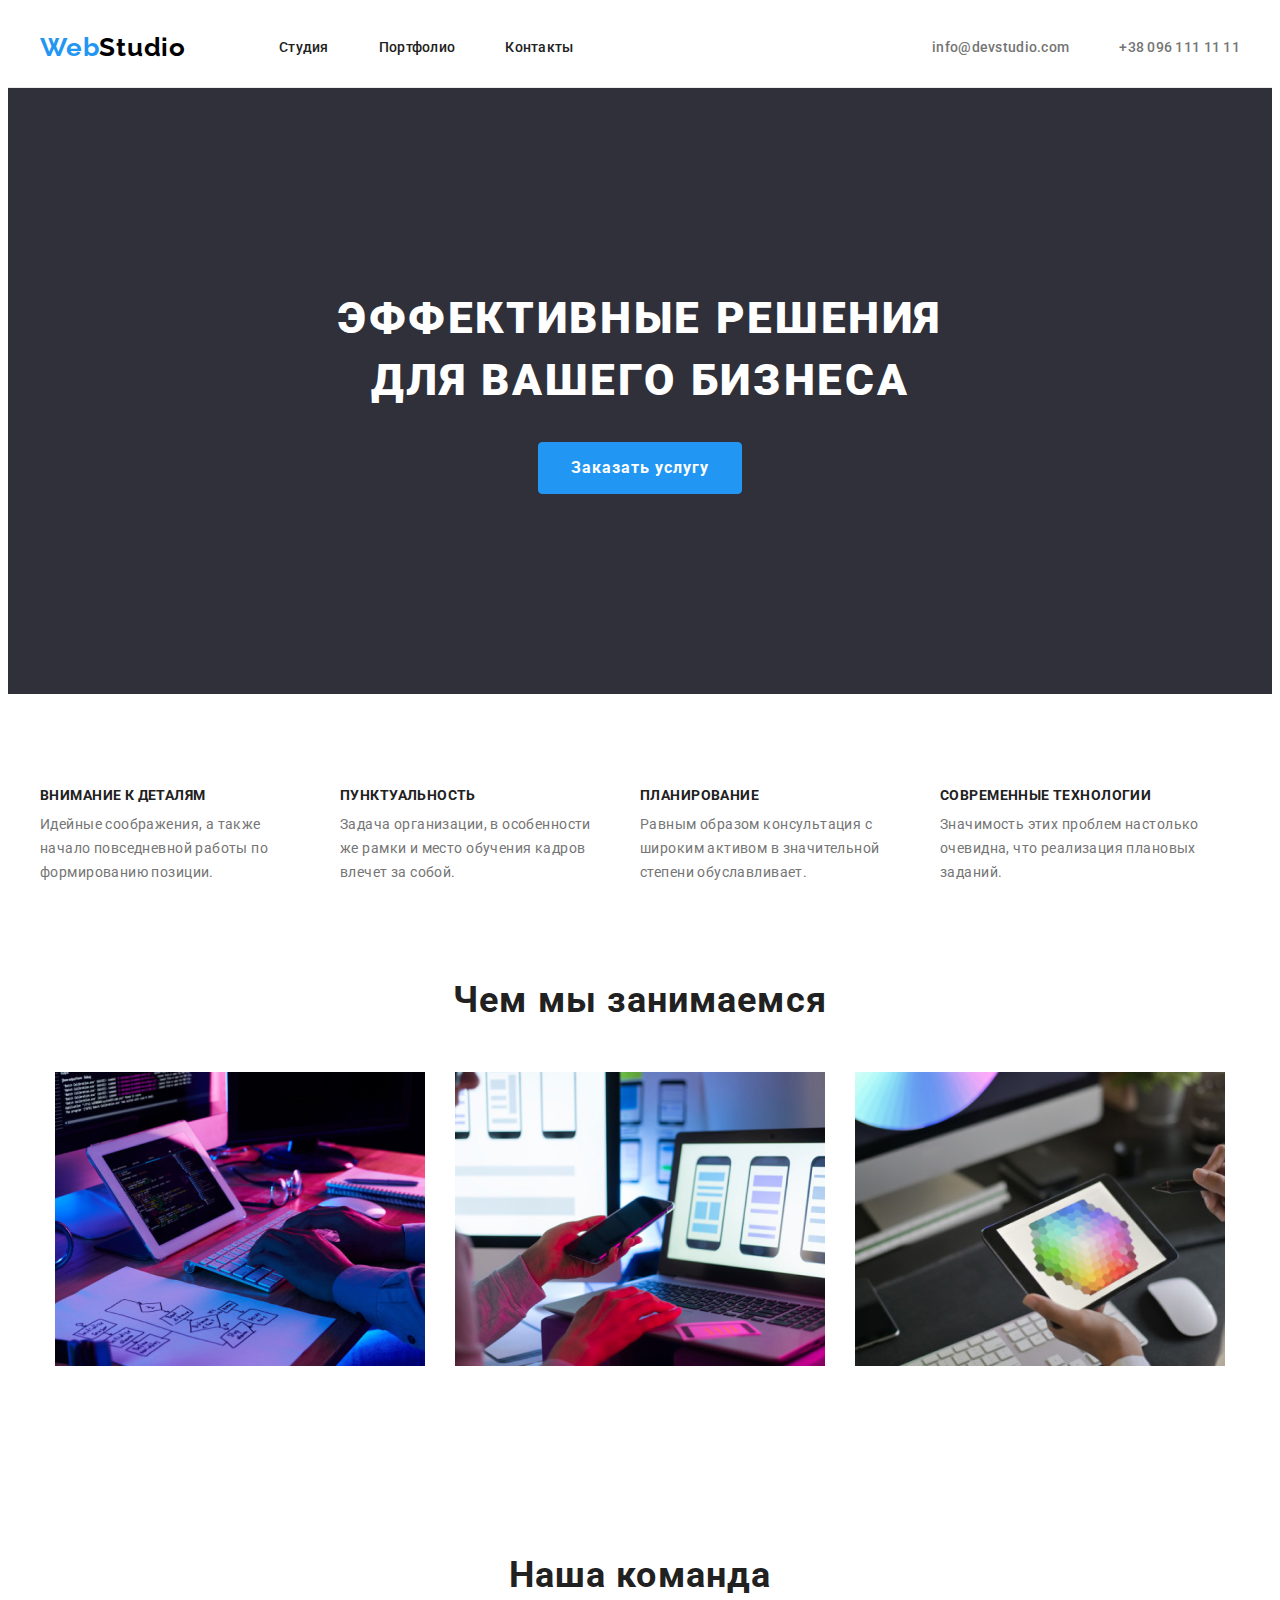
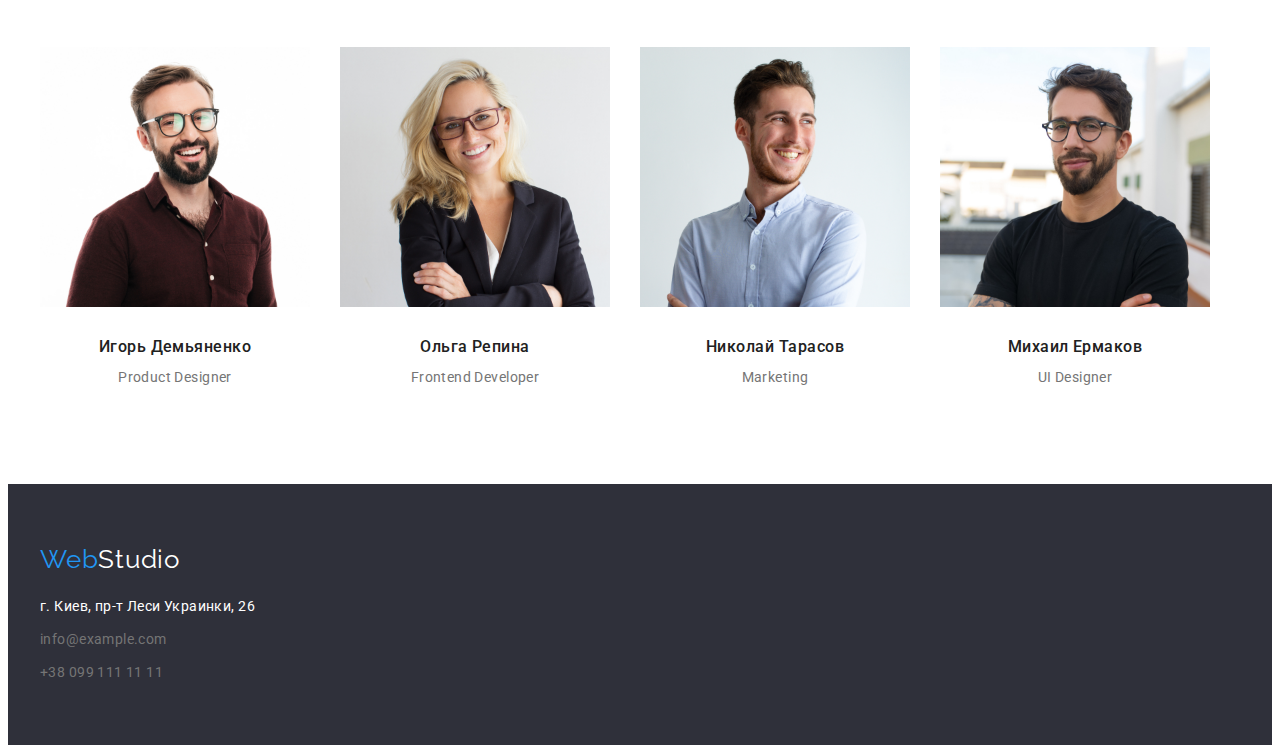
<file: index.html>
<!DOCTYPE html>
<html lang="ru">

<head>
    <meta charset="UTF-8">
    <meta name="viewport" content="width=device-width, initial-scale=1.0">

    <link rel="preconnect" href="https://fonts.gstatic.com">
    <link
        href="https://fonts.googleapis.com/css2?family=Raleway:wght@700&family=Roboto:wght@400;500;700;900&display=swap"
        rel="stylesheet">

    <link rel="stylesheet" href="https://cdnjs.cloudflare.com/ajax/libs/modern-normalize/1.0.0/modern-normalize.min.css"
        integrity="sha512-ISS7cAi1PEhQ8jnbJpJZMd29NlhNj4AWYyLOSp2CE/CsHxTCu+r+t0D2yoJudVrd0/8fTVPUVDzY5Tvli75u/g=="
        crossorigin="anonymous" />

    <link rel="stylesheet" href="./CSS/style.css">
    <title>Web Studio</title>
</head>

<body>
    <header class="header">
        <div class="container">
            <a href="./index.html" class="logo" lang="en"><span class="logo-accent">Web</span>Studio</a>
            <nav class="navigation">
                <ul class="nav-list">
                    <li class="nav-items">
                        <a class="nav-link" href="./index.html">Студия</a>
                    </li>
                    <li class="nav-items">
                        <a class="nav-link" href="./portfolio.html">Портфолио</a>
                    </li>
                    <li class="nav-items">
                        <a class="nav-link" href="">Контакты</a>
                    </li>
                </ul>
            </nav>
            <address class="adress">
                <ul class="adress-list">
                    <li class="adress-items">

                        <a class="adress-link" href="mailto:info@devstudio.com">info@devstudio.com</a>

                    </li>
                    <li class="adress-items">

                        <a class="adress-link" href="tel:+380961111111">+38 096 111 11 11</a>

                    </li>
                </ul>
            </address>
        </div>
    </header>
    <main>
        <!--Hero section-->
        <section class="hero">
            <div class="container-hero">
                <h1 class="hero-titel">Эффективные решения для вашего бизнеса</h1>
            <button type="button" class="hero-button">Заказать услугу</button>
            </div>
        </section>
        <!--OUR PLUSES-->
        <section class="our-pluses">
            <div class="container">
                <h2 hidden>Чем мы занимаемся</h2>
                <ul class="our-pluses-list">
                    <li class="our-pluses-items">
                        <h3 class="our-pluses-heading">Внимание к деталям</h3>
                        <p class="text">Идейные соображения, а также начало повседневной работы по формированию позиции.</p>
                    </li>
                    <li class="our-pluses-items">
                        <h3 class="our-pluses-heading">Пунктуальность</h3>
                        <p class="text">Задача организации, в особенности же рамки и место обучения кадров влечет за собой.</p>
                    </li>
                    <li class="our-pluses-items">
                        <h3 class="our-pluses-heading">Планирование</h3>
                        <p class="text">Равным образом консультация с широким активом в значительной степени обуславливает.</p>
                    </li>
                    <li class="our-pluses-items">
                        <h3 class="our-pluses-heading">Современные технологии</h3>
                        <p class="text">Значимость этих проблем настолько очевидна, что реализация плановых заданий.</p>
                    </li>
                </ul>
            </div>
        </section>
        <!-- What we do -->
        <section class="what-we-do">
            <h2 class="heading">Чем мы занимаемся</h2>
            <div class="container"> 
                <ul class="what-we-do-list">
                    <li class="what-we-do-items">
                
                
                        <img class="img" src="./images/what_we_do/typing.jpg" alt="работает програмист" width="370" height="294">
                
                
                    </li>
                    <li class="what-we-do-items">
                
                
                        <img class="img" src="./images/what_we_do/models.jpg" alt="варианты выбора" width="370" height="294">
                
                
                    </li>
                    <li class="what-we-do-items">
                
                
                        <img class="img" src="./images/what_we_do/tablet.jpg" alt="работа с цветом" width="370" height="294">
                
                
                    </li>
                </ul>
            </div>
        </section>
        <!-- Our Team -->
        <section class="our-team">
            <h2 class="heading">Наша команда</h2>
            <div class="container">
                <ul class="our-team-list">
                    <li class="our-team-items">
                        <img class="img" src="./images/our_team/igor_demianenko.jpg" alt="Игорь Демьяненко" width="270" height="260">
                        <h3 class="team-heading">Игорь Демьяненко</h3>
                        <p class="text">Product Designer</p>
                    </li>
                    <li class="our-team-items">
                        <img class="img" src="./images/our_team/olga_repina.jpg" alt="Ольга Репина" width="270" height="260">
                        <h3 class="team-heading">Ольга Репина</h3>
                        <p class="text">Frontend Developer</p>
                    </li>
                    <li class="our-team-items">
                        <img class="img" src="./images/our_team/nikolay_tarasov.jpg" alt="Николай Тарасов" width="270" height="260">
                        <h3 class="team-heading">Николай Тарасов</h3>
                        <p class="text">Marketing</p>
                    </li>
                    <li class="our-team-items">
                        <img class="img" src="./images/our_team/myhayl_yermakov.jpg" alt="Михаил Ермаков" width="270" height="260">
                        <h3 class="team-heading">Михаил Ермаков</h3>
                        <p class="text">UI Designer</p>
                    </li>
                </ul>
            </div>
        </section>
    </main>
    <!-- footer -->
    <footer class="footer">
        <div class="container">
            <a href="./index.html" lang="en" class="logo-footer"><span class="logo-accent">Web</span>Studio</a>
            <address class="footer-adress">
                <ul class="footer-adress-list">
                    <li class="footer-adress-items">
                        <a class="footer-map-adress" href="https://goo.gl/maps/B2MMgCpPoUYWaJqn6" class="adress-link">г. Киев, пр-т Леси Украинки,
                            26</a>
                    </li>
                    <li class="footer-adress-items">
                        <a class="footer-link" href="mailto:info@example.com">info@example.com</a>
                    </li>
                    <li class="footer-adress-items">
                        <a class="footer-link" href="tel:+380991111111">+38 099 111 11 11</a>
                    </li>
                </ul>
            </address>
        </div>
    </footer>
</body>

</html>
</file>
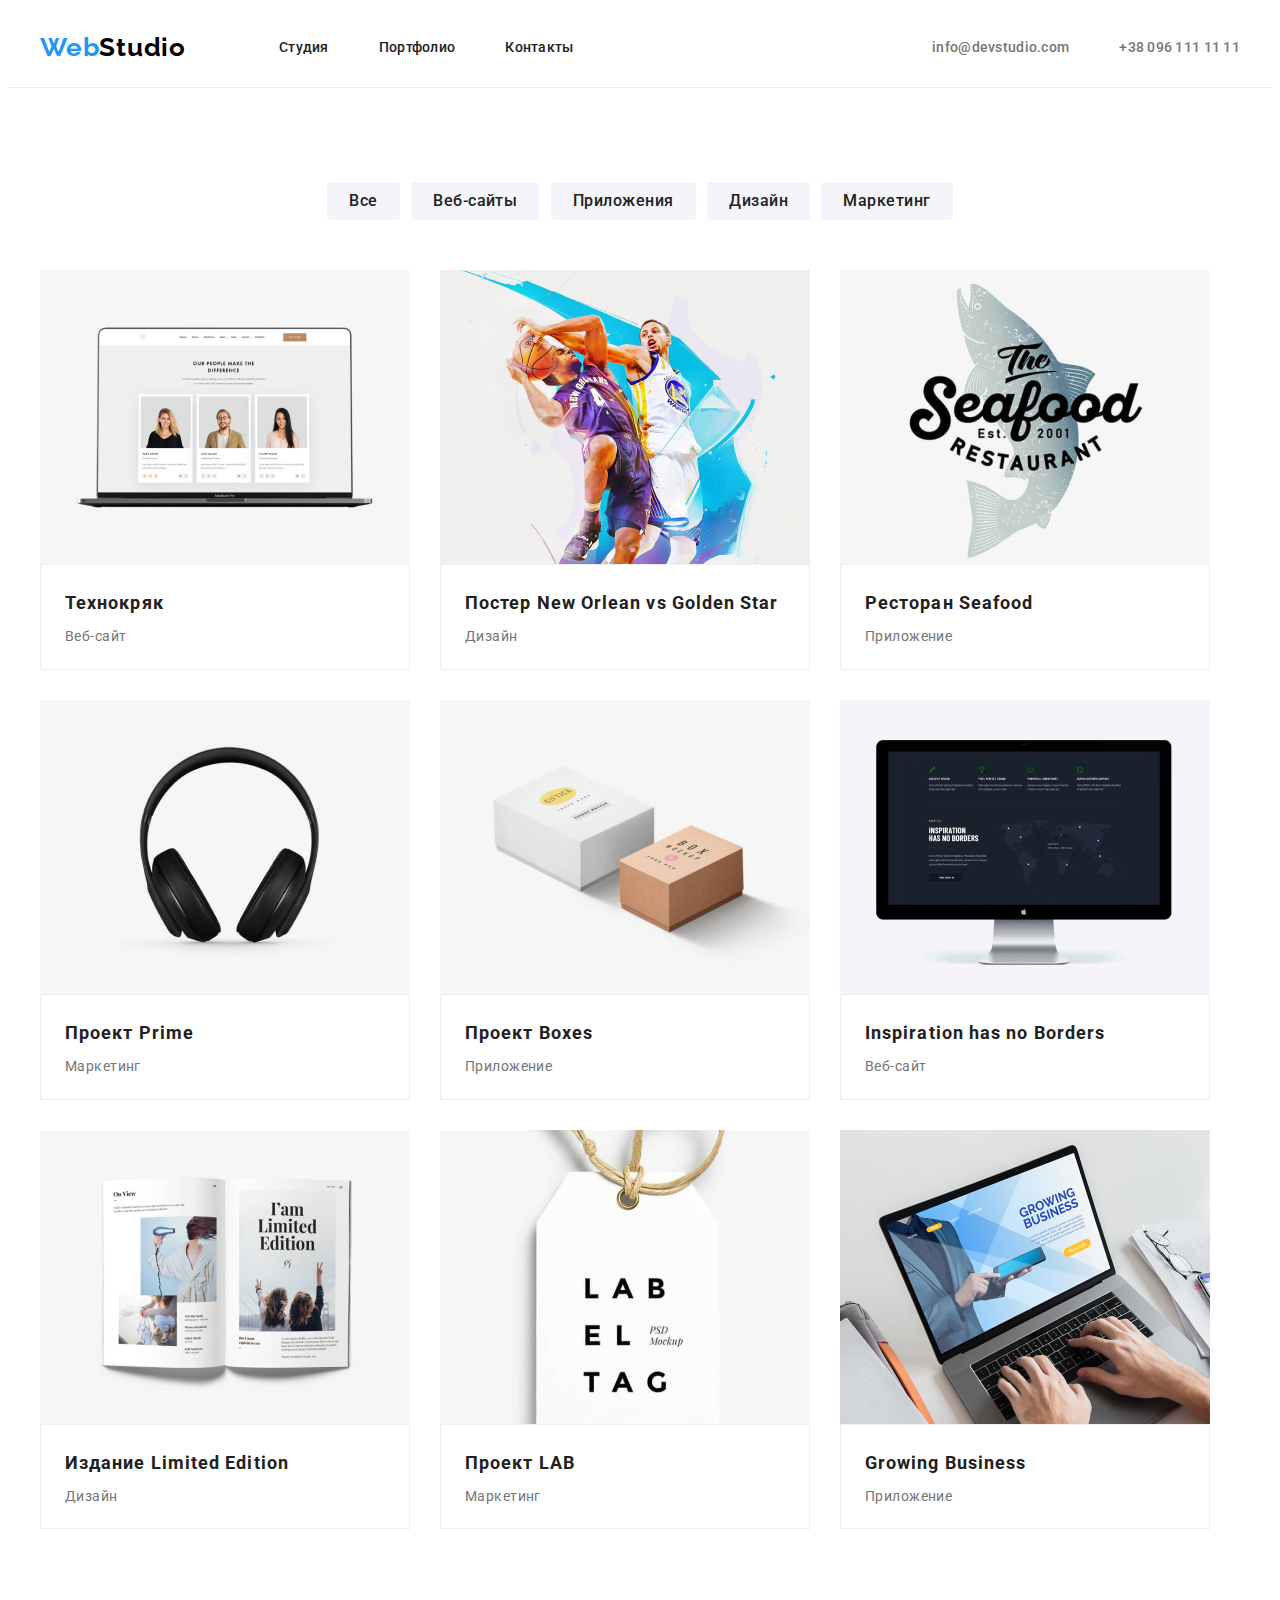
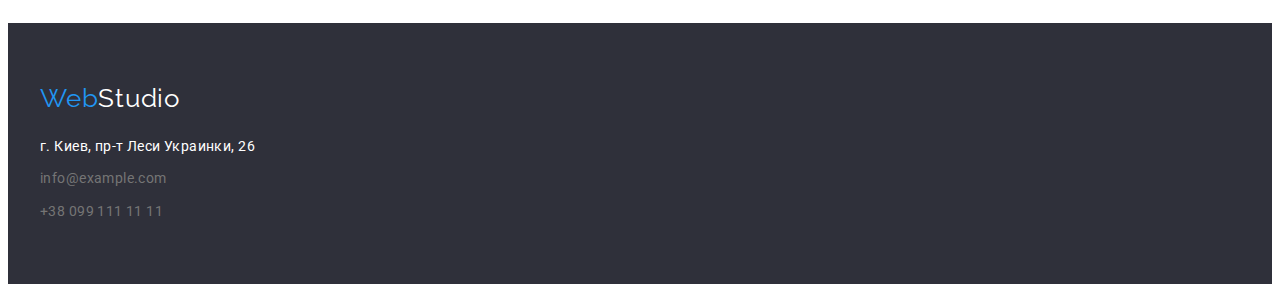
<file: portfolio.html>
<!DOCTYPE html>
<html lang="ru">

<head>
    <meta charset="UTF-8">
    <meta name="viewport" content="width=device-width, initial-scale=1.0">

    <link rel="preconnect" href="https://fonts.gstatic.com">
    <link
        href="https://fonts.googleapis.com/css2?family=Raleway:wght@700&family=Roboto:wght@400;500;700;900&display=swap"
        rel="stylesheet">

    <link rel="stylesheet" href="https://cdnjs.cloudflare.com/ajax/libs/modern-normalize/1.0.0/modern-normalize.min.css"
        integrity="sha512-ISS7cAi1PEhQ8jnbJpJZMd29NlhNj4AWYyLOSp2CE/CsHxTCu+r+t0D2yoJudVrd0/8fTVPUVDzY5Tvli75u/g=="
        crossorigin="anonymous" />

    <link rel="stylesheet" href="./CSS/style.css">
    <title>Portfolio</title>
</head>

<body>
    <!-- HEADER -->
    <header class="header">
        <div class="container">
            <a href="./index.html" class="logo" lang="en"><span class="logo-accent">Web</span>Studio</a>
            <nav class="navigation">
                <ul class="nav-list">
                    <li class="nav-items">
                        <a class="nav-link" href="./index.html">Студия</a>
                    </li>
                    <li class="nav-items">
                        <a class="nav-link" href="./portfolio.html">Портфолио</a>
                    </li>
                    <li class="nav-items">
                        <a class="nav-link" href="">Контакты</a>
                    </li>
                </ul>
            </nav>
            <address class="adress">
                <ul class="adress-list">
                    <li class="adress-items">
    
                        <a class="adress-link" href="mailto:info@devstudio.com">info@devstudio.com</a>
    
                    </li>
                    <li class="adress-items">
    
                        <a class="adress-link" href="tel:+380961111111">+38 096 111 11 11</a>
    
                    </li>
                </ul>
            </address>
        </div>
    </header>

    <!-- MAIN -->
    <main class="main">
        <section class="project">
            <div class="container-project">
                <div class="nav-list">
                    <h1 hidden>Projects</h1>
                    <ul class="nav-project-list">
                        <li class="nav-project-items">
                            <button class="button" type="button">Все</button>
                        </li>
                        <li class="nav-project-items">
                            <button class="button" type="button">Веб-сайты</button>
                        </li>
                        <li class="nav-project-items">
                            <button class="button" type="button">Приложения</button>
                        </li>
                        <li class="nav-project-items">
                            <button class="button" type="button">Дизайн</button>
                        </li>
                        <li class="nav-project-items">
                            <button class="button" type="button">Маркетинг</button>
                        </li>
                    </ul>
                </div>
                
                <div class="project-section">
                    <ul class="project-list">
                        <li class="project-items">
                            <img class="project-img img" src="./images/portfolio-img/tehnocryak.jpg" alt="технокряк" width="370" height="294">
                            <div class="project-info">
                                <h2 class="project-item-heading" >Технокряк</h2>
                                <p class="project-text">Веб-сайт</p>
                            </div>
                        </li>
                        <li class="project-items">
                            <img class="project-img img" src="./images/portfolio-img/neworlean-goldenstar.jpg" alt="постер новый орлеан против золотой звезды"
                                width="370" height="294">
                            <div class="project-info">
                                <h2 class="project-item-heading" >Постер New Orlean vs Golden Star</h2>
                                <p class="project-text">Дизайн</p>
                            </div>
                        </li>
                        <li class="project-items">
                            <img class="project-img img" src="./images/portfolio-img/seafood.jpg" alt="ресторан морская еда" width="370" height="294">
                            <div class="project-info">
                                <h2 class="project-item-heading" >Ресторан Seafood</h2>
                                <p class="project-text">Приложение</p>
                            </div>
                        </li>
                        <li class="project-items">
                            <img class="project-img img" src="./images/portfolio-img/prime.jpg" alt="Проект прайм" width="370" height="294">
                            <div class="project-info">
                                <h2 class="project-item-heading" >Проект Prime</h2>
                                <p class="project-text">Маркетинг</p>
                            </div>
                        </li>
                        <li class="project-items">
                            <img class="project-img img" src="./images/portfolio-img/boxes.jpg" alt="проект коробки" width="370" height="294">
                            <div class="project-info">
                                <h2 class="project-item-heading" >Проект Boxes</h2>
                                <p class="project-text">Приложение</p>
                            </div>
                        </li>
                        <li class="project-items">
                            <img class="project-img img" src="./images/portfolio-img/no-borders.jpg" alt="у вдохновения нет границ" width="370" height="294">
                            <div class="project-info">
                                <h2 class="project-item-heading" >Inspiration has no Borders</h2>
                                <p class="project-text">Веб-сайт</p>
                            </div>
                        </li>
                        <li class="project-items">
                            <img class="project-img img" src="./images/portfolio-img/limited-edition.jpg" alt="издание ограниченный выпуск" width="370"
                                height="294">
                            <div class="project-info">
                                <h2 class="project-item-heading" >Издание Limited Edition</h2>
                                <p class="project-text">Дизайн</p>
                            </div>
                        </li>
                        <li class="project-items">
                            <img class="project-img img" src="./images/portfolio-img/project-lab.jpg" alt="Проект LAB" width="370" height="294">
                            <div class="project-info">
                                <h2 class="project-item-heading" >Проект LAB</h2>
                                <p class="project-text">Маркетинг</p>
                            </div>
                        </li>
                        <li class="project-items">
                            <img class="project-img img" src="./images/portfolio-img/growing-business.jpg" alt="Растущий бизнес" width="370" height="294">
                            <div class="project-info">
                                <h2 class="project-item-heading" >Growing Business</h2>
                                <p class="project-text">Приложение</p>
                            </div>
                        </li>
                    </ul>
                </div>
            </div>
        </section>
    </main>


    <!-- FOOTER -->
    <footer class="footer">
        <div class="container">
            <a href="./index.html" lang="en" class="logo-footer"><span class="logo-accent">Web</span>Studio</a>
            <address class="footer-adress">
                <ul class="footer-adress-list">
                    <li class="footer-adress-items">
                        <a class="footer-map-adress" href="https://goo.gl/maps/B2MMgCpPoUYWaJqn6" class="adress-link">г. Киев,
                            пр-т Леси Украинки,
                            26</a>
                    </li>
                    <li class="footer-adress-items">
                        <a class="footer-link" href="mailto:info@example.com">info@example.com</a>
                    </li>
                    <li class="footer-adress-items">
                        <a class="footer-link" href="tel:+380991111111">+38 099 111 11 11</a>
                    </li>
                </ul>
            </address>
        </div>
    </footer>

</body>

</html>
</file>
<file: CSS/style.css>
:root {
  --logo-color: #000000;
  --paragraph-color: #757575;
  --accent-color: #2196f3;
  --hero-heading-color: #ffffff;
  --hero-bg-color: #2f303a;
  --heading-color: #212121;
  --footer-adres-color: rgba(255, 255, 255, 0, 6);
  --portfolio-button: #f5f4fa;
}
body {
  font-family: Roboto, sans-serif;
  font-weight: 400;
  color: var(--paragraph-color);
  font-size: 14px;
  line-height: 1.7;
  letter-spacing: 0.03em;
}
ul {
  list-style: none;
}
a {
  text-decoration: none;
}

.img{
  display: block;
}
/* HEADER START */
.container {
  display: flex;
  align-items: center;
  width: 1200px;
  margin-left: auto;
  margin-right: auto;
  padding-right: 15px;
  padding-left: 15px;
}
/* HEADER */
.header{
  border-bottom: 1px solid #ECECEC;
}
/* LOGO */
.logo {
  margin-right: 93px;

  color: var(--logo-color);
  font-family: Raleway, sans-serif;
  font-weight: 700;
  font-size: 26px;
  line-height: 1.2;
  letter-spacing: 0.03em;
}
.logo-accent {
  color: var(--accent-color);
}
/* END LOGO */

/* NAVIGATION */

.nav-list {
  display: flex;
  margin: 0;
  padding: 0;
}
.nav-list .nav-items:not(:last-child) {
  margin-right: 50px;
}
.nav-link {
  display: block;
  padding-top: 32px;
  padding-bottom: 32px;

  font-family: Roboto, sans-serif;
  color: var(--heading-color);
  font-weight: 500;
  line-height: 1.1;
  letter-spacing: 0.02em;
}
.nav-link:hover,
.nav-link:focus {
  color: var(--accent-color);
}
/* END NAVIGATION */

/* NAV-ADRESS */
.adress {
  margin-left: auto;
}
.adress-list {
  display: flex;
  margin: 0;
  padding: 0;
}
.adress-list .adress-items:not(:last-child) {
  margin-right: 50px;
}
.adress-link {
  display: block;
  padding-top: 32px;
  padding-bottom: 32px;

  font-family: Roboto, sans-serif;
  color: var(--paragraph-color);
  font-style: normal;
  font-weight: 500;
  line-height: 1.1;
  letter-spacing: 0.02em;
}
.adress-link:hover,
.adress-link:focus {
  color: var(--accent-color);
}
/* END NAV-ADRESS */

/* HERO */
.container-hero{
  align-items: center;
  width: 1200px;
  margin-left: auto;
  margin-right: auto;
  /* padding-right: 15px;
  padding-left: 15px; */
  padding: 0 15px;
}
.hero {
  padding: 200px 0;

  text-align: center;
  background-color: var(--hero-bg-color);
}
.hero-titel {
  margin: 0 0 30px 0;
  margin-left: auto;
  margin-right: auto;

  font-family: Roboto, sans-serif;
  text-transform: uppercase;
  color: var(--hero-heading-color);
  width: 696px;
  font-weight: 900;
  font-size: 44px;
  line-height: 1.4;
  letter-spacing: 0.06em;
}
.hero-button {
  min-width: 200px;
  padding: 10px 32px;
  border: 1px solid var(--accent-color);
  border-radius: 4px;

  font-family: Roboto, sans-serif;
  color: var(--hero-heading-color);
  background-color: var(--accent-color);
  text-align: center;
  font-weight: 700;
  font-size: 16px;
  line-height: 1.9;
  letter-spacing: 0.06em;
}

.hero-button:hover,
.hero-button:focus {
  color: var(--accent-color);
  background-color: var(--hero-heading-color);
}
/* END HERO */

/* HEADER END */

/* OUR PLUSES */

.our-pluses{
  padding-top: 94px;
  padding-bottom: 94px;
}
.our-pluses-list {
  display: flex;
  flex-wrap: wrap;
  margin: 0;
  padding: 0;
}

.container .our-pluses-items {
  width: 270px;
}
.container .our-pluses-items:not(:last-child) {
  margin-right: 30px;
}
.our-pluses-items .text {
  margin: 0;
}
.our-pluses-heading {
  margin: 0;
  margin-bottom: 10px;

  font-family: Roboto, sans-serif;
  color: var(--heading-color);
  font-weight: 700;
  font-size: 14px;
  line-height: 1.1;
  letter-spacing: 0.03em;
  text-transform: uppercase;
}
/* END OUR PLUSES */

/* WHAT WE DO */

.what-we-do{
  padding-bottom: 94px;
}
.what-we-do .container {
  justify-content: center;
}
.what-we-do .heading {
  margin: 0;
  margin-bottom: 50px;

  font-family: Roboto, sans-serif;
  color: var(--heading-color);
  font-weight: 700;
  font-size: 36px;
  line-height: 1.2;
  text-align: center;
  letter-spacing: 0.03em;
}

.what-we-do-list {
  margin: 0;
  padding: 0;
  display: flex;
  justify-content: space-around;
}

.what-we-do-items img {
  display: block;
}
.what-we-do-list .what-we-do-items:not(:last-child) {
  margin-right: 30px;
}
/* END WHAT WE DO */

/* OUR TEAM */

.our-team{
  padding:94px 0;
}

.our-team .heading {
  margin: 0;
  margin-bottom: 50px;

  font-family: Roboto, sans-serif;
  color: var(--heading-color);
  font-weight: 700;
  font-size: 36px;
  line-height: 1.2;
  text-align: center;
  letter-spacing: 0.03em;
}

.our-team-list {
  margin: 0;
  padding: 0;
  display: flex;
}

.our-team-list .our-team-items:not(:last-child) {
  margin-right: 30px;
}

.our-team-items img {
  margin-bottom: 30px;
}

.our-team-items {
  text-align: center;
}

.our-team-items .team-heading {
  margin: 0;
  margin-bottom: 10px;
  font-family: Roboto, sans-serif;
  color: var(--heading-color);
  font-weight: 500;
  font-size: 16px;
  line-height: 1.2;
  letter-spacing: 0.03em;
}

.our-team-items .text {
  margin: 0;
}
/* END OUR TEAM */

/* FOOTER */

.footer {
  padding-top: 60px;
  padding-bottom: 60px;

  background-color: var(--hero-bg-color);
}

.footer .container {
  display: block;
}

.footer-adress-list {
  display: flex;
  flex-direction: column;
  padding: 0;
  margin: 0;
}

.logo-footer {
  display: inline-block;
  margin-bottom: 20px;
 
  font-family: Raleway, sans-serif;
  color: var(--hero-heading-color);
  font-weight: 400;
  font-size: 26px;
  line-height: 1.2;
  letter-spacing: 0.03em;
}


.footer-adress-list .footer-adress-items {
  display: inline-block;
}

.footer-adress-list .footer-adress-items:not(:last-child) {
  margin-bottom: 9px;
}

.footer-adress .footer-map-adress{
  font-family: Roboto, sans-serif;
  color: var(--hero-heading-color);
  font-style: normal;
  font-weight: 400;
  font-size: 14px;
  line-height: 1.7;
  letter-spacing: 0.03em;
}

.footer-adress-items .footer-map-adress:hover,
.footer-adress-items .footer-map-adress:focus {
  color: var(--accent-color);
}



.footer-adress-items .footer-link {
  font-family: Roboto, sans-serif;
  color: var(--footer-adres-color);
  font-style: normal;
  font-weight: 400;
  font-size: 14px;
  line-height: 1.7;
  letter-spacing: 0.03em;
}

.footer-adress-items .footer-link:hover,
.footer-adress-items .footer-link:focus {
  color: var(--accent-color);
}


/* END FOOTER */

/* PORTFOLIO STYLES */

.project{
  padding: 94px 0;

}

.container-project{
  align-items: center;
  width: 1200px;
  margin-left: auto;
  margin-right: auto;
  padding-right: 15px;
  padding-left: 15px;
}
.nav-list{
  justify-content: center;
  align-items: center;
}

.nav-project-list {
  margin: 0;
  padding: 0;
  margin-bottom: 50px;
}



.nav-project-list .nav-project-items:not(:last-child) {
  margin-right: 8px;
}

/* BUTTON */
.nav-project-items .button {
  padding: 6px 22px;
  border: none;
  border-radius: 4px;
  background-color: var(--portfolio-button);
  outline: none;

  font-family: Roboto, sans-serif;
  color: var(--heading-color);
  font-style: normal;
  font-weight: 500;
  font-size: 16px;
  line-height: 1.6;
  letter-spacing: 0.03em;
}

.nav-project-items .button:hover,
.nav-project-items .button:focus {
  background-color: var(--accent-color);
  color: var(--hero-heading-color);
}
.nav-project-items .button:visited,
.nav-project-items .button:active {
  border: none;
}

/* END BUTTON */

/* PROJECTS */



.project-list {
  display: flex;
  flex-wrap: wrap;
  margin: 0;
  padding: 0;

  
}

.project-items{
  width: 370px;
  margin-right: 30px;
  margin-bottom: 30px;
  list-style: none;
}

.project-items:nth-child(3n){
  margin-right: 0;
}
.project-items:nth-last-child(-n + 3){
  margin-bottom: 0;
}
.nav-project-list .nav-project-items {
  display: inline-block;
}

.project-section{
  display: flex;
  align-items: center;
  width: 1200px;
  margin-left: auto;
  margin-right: auto;
}


.project-items .project-item-heading {
  margin: 0;
  margin-bottom: 4px;

  font-family: Roboto, sans-serif;
  color: var(--heading-color);
  font-style: normal;
  font-weight: 700;
  font-size: 18px;
  line-height: 2;
  letter-spacing: 0.06em;
}

.project-items .project-text {
  margin: 0;
}

.project-items .project-img{
  
}

.project-info{
  padding: 20px 24px;
  border: 1px solid #EEEEEE;
}

/* END PROJECTS */
</file>
